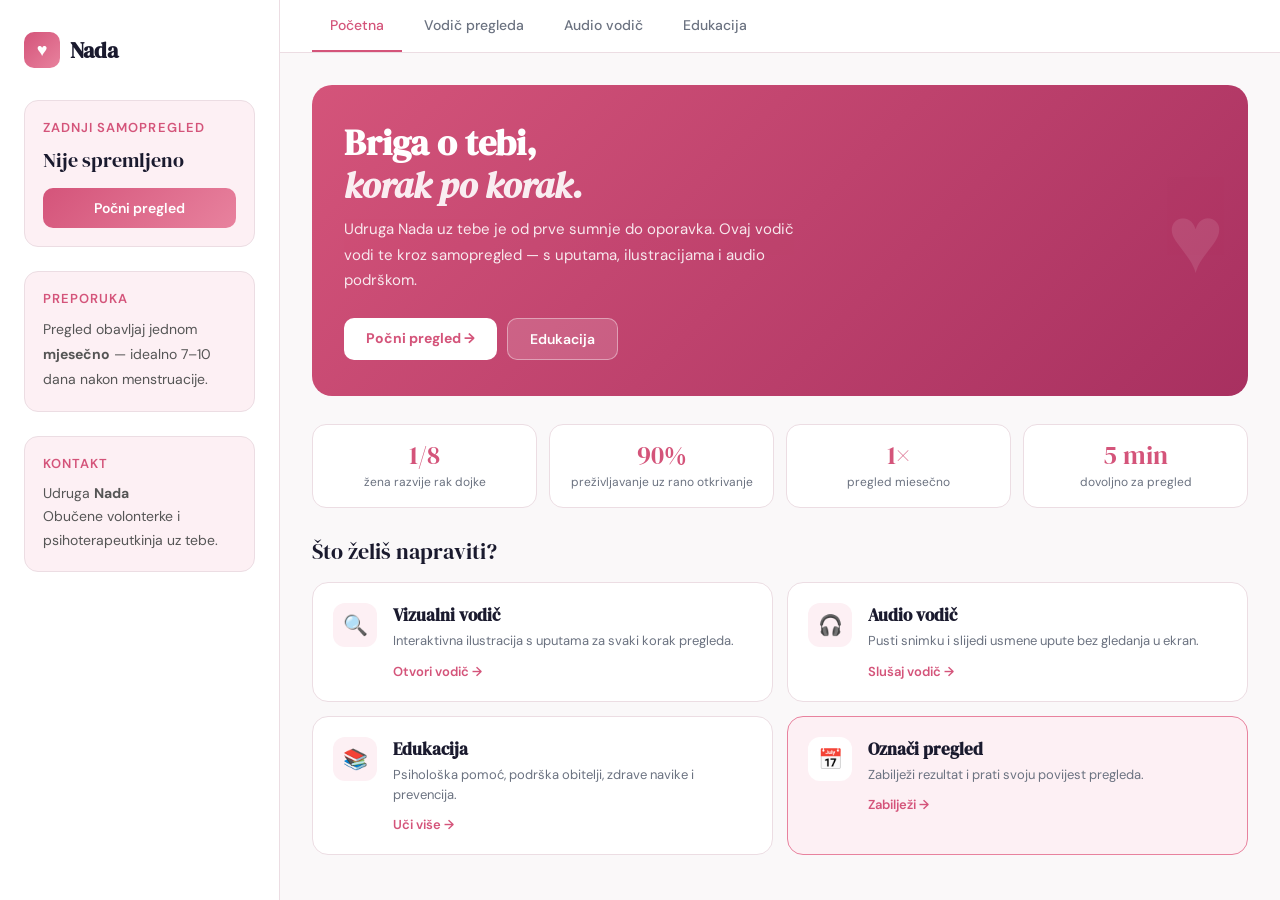
<file: index.html>
<!DOCTYPE html>
<html lang="hr">
<head>
<meta charset="UTF-8" />
<meta name="viewport" content="width=device-width, initial-scale=1.0" />
<title>Nada – Samopregled dojki</title>
<link rel="stylesheet" href="style.css" />
<style>

#savedDate {
  font-size: 20px;
  font-family: 'DM Serif Display', serif;
  color: var(--dark);
}

/* ── HERO ── */
.home-hero {
  background: linear-gradient(135deg, var(--pink) 0%, #a83060 100%);
  border-radius: 20px;
  padding: 36px 32px;
  color: white;
  margin-bottom: 28px;
  position: relative;
  overflow: hidden;
}
.home-hero::after {
  content: '♥';
  position: absolute;
  right: 24px;
  top: 50%;
  transform: translateY(-50%);
  font-size: 96px;
  opacity: 0.1;
  line-height: 1;
}
.home-hero h1 {
  font-family: 'DM Serif Display', serif;
  font-size: 36px;
  line-height: 1.2;
  margin-bottom: 10px;
}
.home-hero h1 em { font-style: italic; opacity: 0.9; }
.home-hero p {
  font-size: 15px;
  opacity: 0.88;
  line-height: 1.7;
  max-width: 460px;
  margin-bottom: 24px;
}
.home-hero-btns {
  display: flex;
  gap: 10px;
  flex-wrap: wrap;
}
.btn-white {
  background: white;
  color: var(--pink);
  font-family: 'DM Sans', sans-serif;
  font-size: 14px;
  font-weight: 700;
  padding: 11px 22px;
  border-radius: 10px;
  border: none;
  cursor: pointer;
  text-decoration: none;
  transition: opacity .2s;
}
.btn-white:hover { opacity: .88; }
.btn-ghost {
  background: rgba(255,255,255,0.15);
  color: white;
  font-family: 'DM Sans', sans-serif;
  font-size: 14px;
  font-weight: 600;
  padding: 11px 22px;
  border-radius: 10px;
  border: 1.5px solid rgba(255,255,255,0.4);
  cursor: pointer;
  text-decoration: none;
  transition: background .2s;
}
.btn-ghost:hover { background: rgba(255,255,255,0.25); }

/* ── STATS ── */
.stats-row {
  display: grid;
  grid-template-columns: repeat(4, 1fr);
  gap: 12px;
  margin-bottom: 28px;
}
.stat-card {
  background: var(--white);
  border: 1px solid var(--border);
  border-radius: 14px;
  padding: 16px;
  text-align: center;
}
.stat-card .num {
  font-family: 'DM Serif Display', serif;
  font-size: 26px;
  color: var(--pink);
  line-height: 1.1;
  margin-bottom: 4px;
}
.stat-card .lbl {
  font-size: 12px;
  color: var(--gray);
  line-height: 1.5;
}

/* ── NAV CARDS ── */
.section-title {
  font-family: 'DM Serif Display', serif;
  font-size: 22px;
  margin-bottom: 16px;
  color: var(--dark);
}
.cards-grid {
  display: grid;
  grid-template-columns: repeat(2, 1fr);
  gap: 14px;
}
.nav-card {
  background: var(--white);
  border: 1px solid var(--border);
  border-radius: 16px;
  padding: 20px;
  text-decoration: none;
  color: var(--dark);
  display: flex;
  align-items: flex-start;
  gap: 16px;
  transition: box-shadow .2s, transform .18s;
}
.nav-card:hover {
  box-shadow: 0 6px 24px rgba(212,84,122,0.13);
  transform: translateY(-2px);
}
.nav-card.accent {
  background: var(--pinkLight);
  border-color: var(--pinkMid);
}
.nav-card-icon {
  width: 44px;
  height: 44px;
  border-radius: 12px;
  background: var(--pinkLight);
  display: flex;
  align-items: center;
  justify-content: center;
  font-size: 20px;
  flex-shrink: 0;
}
.nav-card.accent .nav-card-icon { background: white; }
.nav-card-body h3 {
  font-family: 'DM Serif Display', serif;
  font-size: 17px;
  margin-bottom: 4px;
}
.nav-card-body p {
  font-size: 13px;
  color: var(--gray);
  line-height: 1.55;
  margin-bottom: 8px;
}
.nav-card-body .lnk {
  font-size: 13px;
  font-weight: 600;
  color: var(--pink);
}

@media (max-width: 860px) {
  .stats-row { grid-template-columns: repeat(2, 1fr); }
}
@media (max-width: 600px) {
  .home-hero { padding: 24px 20px; }
  .home-hero h1 { font-size: 26px; }
  .home-hero::after { display: none; }
  .stats-row { grid-template-columns: repeat(2, 1fr); }
  .cards-grid { grid-template-columns: 1fr; }
}
</style>
</head>
<body>

<div class="app">

  <!-- ── SIDEBAR ── -->
  <aside class="sidebar">
    <div class="logo">
      <div class="logo-icon">♥</div>
      <h2>Nada</h2>
    </div>

    <div class="card">
      <h3>Zadnji samopregled</h3>
      <div id="savedDate">Nije spremljeno</div>
      <div id="statusBox" class="status-box"></div>
      <a href="vodic.html" class="btn" style="margin-top:4px;">Počni pregled</a>
    </div>

    <div class="card">
      <h3>Preporuka</h3>
      <p style="line-height:1.8; color:#555; font-size:14px;">
        Pregled obavljaj jednom <strong>mjesečno</strong> — idealno 7–10 dana nakon menstruacije.
      </p>
    </div>

    <div class="card">
      <h3>Kontakt</h3>
      <p style="font-size:14px; color:#555; line-height:1.7;">
        Udruga <strong>Nada</strong><br>Obučene volonterke i psihoterapeutkinja uz tebe.
      </p>
    </div>
  </aside>

  <!-- ── CONTENT ── -->
  <main class="content">
    <div class="topbar">
      <nav class="nav">
        <a href="index.html" class="active">Početna</a>
        <a href="vodic.html">Vodič pregleda</a>
        <a href="audio.html">Audio vodič</a>
        <a href="edukacija.html">Edukacija</a>
      </nav>
    </div>

    <div class="main">

      <!-- HERO BANNER -->
      <div class="home-hero">
        <h1>Briga o tebi,<br><em>korak po korak.</em></h1>
        <p>
          Udruga Nada uz tebe je od prve sumnje do oporavka.
          Ovaj vodič vodi te kroz samopregled — s uputama, ilustracijama i audio podrškom.
        </p>
        <div class="home-hero-btns">
          <a href="vodic.html" class="btn-white">Počni pregled →</a>
          <a href="edukacija.html" class="btn-ghost">Edukacija</a>
        </div>
      </div>

      <!-- STATS -->
      <div class="stats-row">
        <div class="stat-card">
          <div class="num">1/8</div>
          <div class="lbl">žena razvije rak dojke</div>
        </div>
        <div class="stat-card">
          <div class="num">90%</div>
          <div class="lbl">preživljavanje uz rano otkrivanje</div>
        </div>
        <div class="stat-card">
          <div class="num">1×</div>
          <div class="lbl">pregled miesečno</div>
        </div>
        <div class="stat-card">
          <div class="num">5 min</div>
          <div class="lbl">dovoljno za pregled</div>
        </div>
      </div>

      <!-- NAVIGATION CARDS -->
      <p class="section-title">Što želiš napraviti?</p>
      <div class="cards-grid">

        <a href="vodic.html" class="nav-card">
          <div class="nav-card-icon">🔍</div>
          <div class="nav-card-body">
            <h3>Vizualni vodič</h3>
            <p>Interaktivna ilustracija s uputama za svaki korak pregleda.</p>
            <span class="lnk">Otvori vodič →</span>
          </div>
        </a>

        <a href="audio.html" class="nav-card">
          <div class="nav-card-icon">🎧</div>
          <div class="nav-card-body">
            <h3>Audio vodič</h3>
            <p>Pusti snimku i slijedi usmene upute bez gledanja u ekran.</p>
            <span class="lnk">Slušaj vodič →</span>
          </div>
        </a>

        <a href="edukacija.html" class="nav-card">
          <div class="nav-card-icon">📚</div>
          <div class="nav-card-body">
            <h3>Edukacija</h3>
            <p>Psihološka pomoć, podrška obitelji, zdrave navike i prevencija.</p>
            <span class="lnk">Uči više →</span>
          </div>
        </a>

        <a href="vodic.html" class="nav-card accent">
          <div class="nav-card-icon">📅</div>
          <div class="nav-card-body">
            <h3>Označi pregled</h3>
            <p>Zabilježi rezultat i prati svoju povijest pregleda.</p>
            <span class="lnk">Zabilježi →</span>
          </div>
        </a>

      </div>

    </div><!-- /main -->
  </main>
</div>

<!-- ── MOBILE BOTTOM NAV ── -->
<nav class="mobile-nav">
  <a href="index.html" class="active"><span class="mn-icon">🏠</span>Početna</a>
  <a href="vodic.html"><span class="mn-icon">🔍</span>Vodič</a>
  <a href="audio.html"><span class="mn-icon">🎧</span>Audio</a>
  <a href="edukacija.html"><span class="mn-icon">📚</span>Edukacija</a>
</nav>

<script>
const saved = sessionStorage.getItem('examData');
if (saved) {
  const data = JSON.parse(saved);
  document.getElementById('savedDate').textContent = data.date;
  const box = document.getElementById('statusBox');
  box.innerHTML = data.status + (data.point ? `<br>Sumnjiva točka: ${data.point}` : '');
  box.className = 'status-box';
  if (data.status === 'Uredu') box.classList.add('normal');
  else if (data.status === 'Sumnjivo') box.classList.add('warning');
  else box.classList.add('danger');
}
</script>

</body>
</html>
</file>
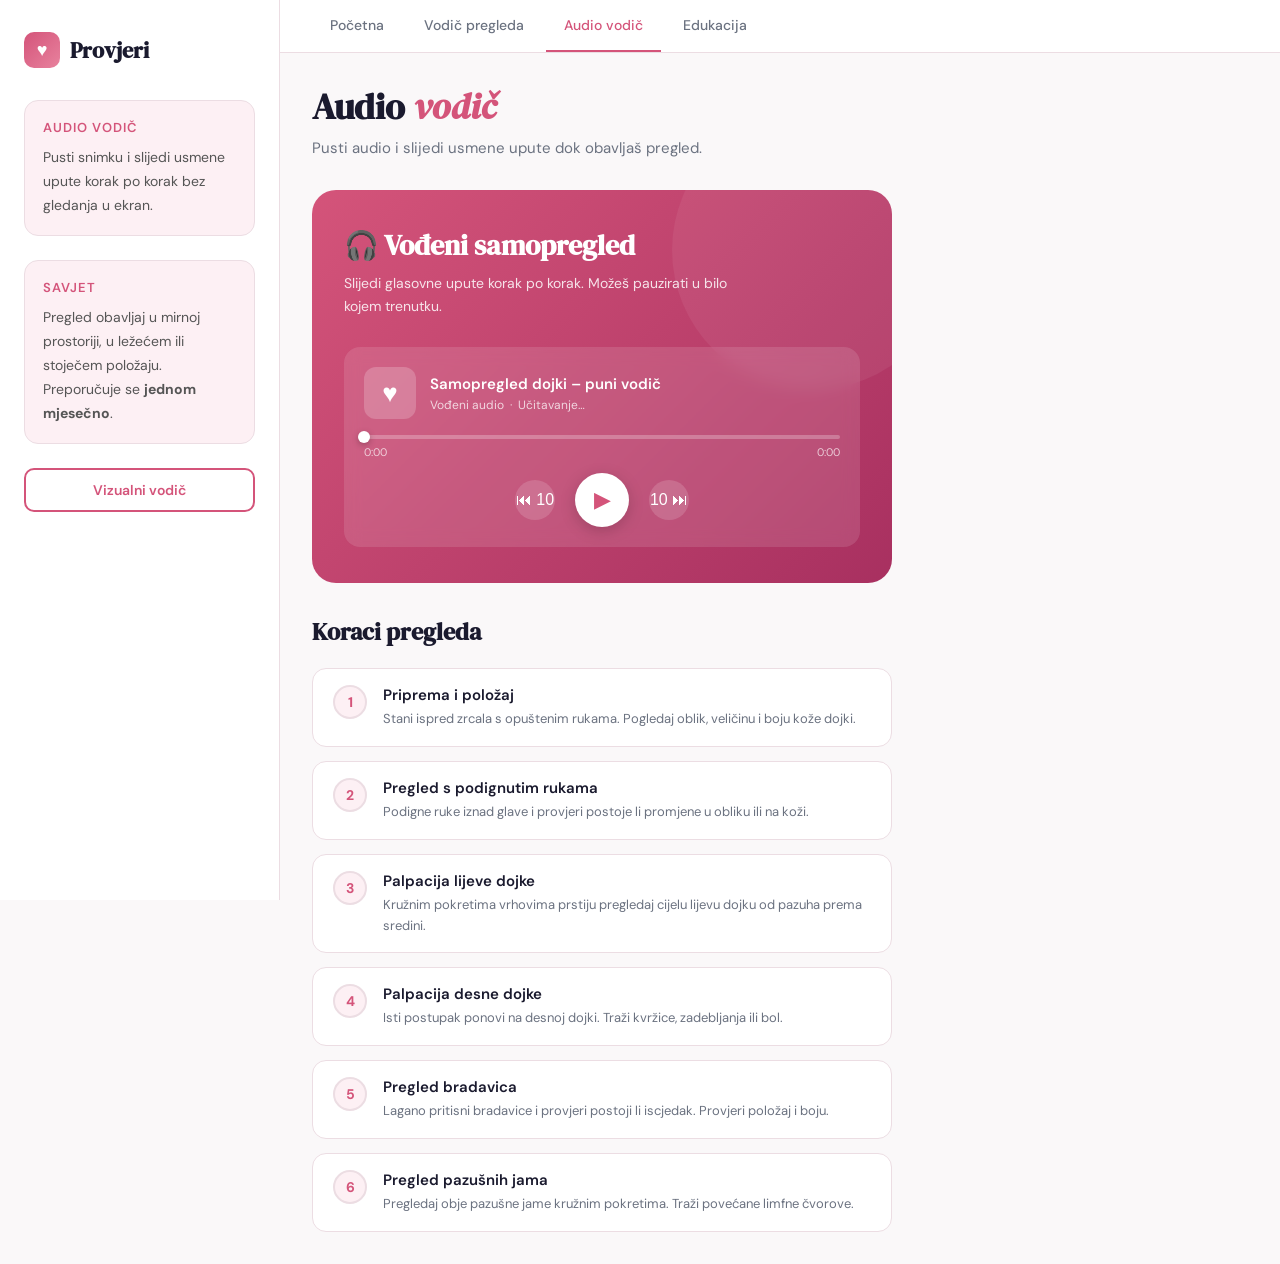
<file: audio.html>
<!DOCTYPE html>
<html lang="hr">
<head>
<meta charset="UTF-8" />
<meta name="viewport" content="width=device-width, initial-scale=1.0" />
<title>Provjeri – Audio vodič</title>
<link rel="stylesheet" href="style.css" />
<style>
/* ── AUDIO PLAYER ── */
.audio-hero {
  background: linear-gradient(135deg, var(--pink) 0%, #a83060 100%);
  border-radius: 24px;
  padding: 36px 32px;
  color: white;
  max-width: 580px;
  margin-bottom: 32px;
  position: relative;
  overflow: hidden;
}
.audio-hero::before {
  content: '';
  position: absolute;
  width: 280px;
  height: 280px;
  border-radius: 50%;
  background: rgba(255,255,255,0.06);
  top: -80px;
  right: -60px;
}
.audio-hero h2 {
  font-family: 'DM Serif Display', serif;
  font-size: 28px;
  margin-bottom: 8px;
  position: relative;
}
.audio-hero p {
  font-size: 14px;
  opacity: 0.85;
  line-height: 1.7;
  margin-bottom: 28px;
  max-width: 400px;
  position: relative;
}

/* ── CUSTOM PLAYER ── */
.player {
  background: rgba(255,255,255,0.12);
  border-radius: 16px;
  padding: 20px;
  backdrop-filter: blur(8px);
  position: relative;
}

.player-info {
  display: flex;
  align-items: center;
  gap: 14px;
  margin-bottom: 16px;
}
.player-thumb {
  width: 52px;
  height: 52px;
  border-radius: 12px;
  background: rgba(255,255,255,0.2);
  display: flex;
  align-items: center;
  justify-content: center;
  font-size: 26px;
  flex-shrink: 0;
}
.player-title {
  font-weight: 600;
  font-size: 15px;
  margin-bottom: 3px;
}
.player-subtitle {
  font-size: 12px;
  opacity: 0.75;
}

/* Progress bar */
.progress-wrap {
  margin-bottom: 14px;
}
.progress-bar {
  height: 4px;
  background: rgba(255,255,255,0.25);
  border-radius: 99px;
  cursor: pointer;
  position: relative;
  margin-bottom: 6px;
}
.progress-fill {
  height: 100%;
  background: white;
  border-radius: 99px;
  width: 0%;
  transition: width .1s linear;
  position: relative;
}
.progress-fill::after {
  content: '';
  position: absolute;
  right: -6px;
  top: 50%;
  transform: translateY(-50%);
  width: 12px;
  height: 12px;
  background: white;
  border-radius: 50%;
  box-shadow: 0 2px 6px rgba(0,0,0,0.25);
}
.progress-times {
  display: flex;
  justify-content: space-between;
  font-size: 11px;
  opacity: 0.7;
}

/* Controls */
.controls {
  display: flex;
  align-items: center;
  justify-content: center;
  gap: 20px;
}
.ctrl-btn {
  width: 40px;
  height: 40px;
  border: none;
  background: rgba(255,255,255,0.15);
  border-radius: 50%;
  color: white;
  font-size: 16px;
  cursor: pointer;
  display: flex;
  align-items: center;
  justify-content: center;
  transition: background .15s;
}
.ctrl-btn:hover { background: rgba(255,255,255,0.28); }
.ctrl-btn.play-btn {
  width: 54px;
  height: 54px;
  font-size: 22px;
  background: white;
  color: var(--pink);
  box-shadow: 0 4px 16px rgba(0,0,0,0.18);
}
.ctrl-btn.play-btn:hover { background: #f9f9f9; }

/* NATIVE AUDIO (hidden) */
#audioEl { display: none; }

/* ── INSTRUCTIONS FILE BOX ── */
.file-instructions {
  background: #fffbf0;
  border: 2px dashed #f0c060;
  border-radius: 16px;
  padding: 24px;
  max-width: 580px;
  margin-bottom: 32px;
}
.file-instructions h3 {
  font-family: 'DM Serif Display', serif;
  font-size: 20px;
  margin-bottom: 8px;
  color: #7a5000;
}
.file-instructions p {
  font-size: 14px;
  color: #7a5000;
  line-height: 1.75;
  margin-bottom: 10px;
}
.file-instructions code {
  background: #fef3cd;
  border-radius: 6px;
  padding: 2px 8px;
  font-family: monospace;
  font-size: 14px;
  font-weight: 600;
  color: #7a5000;
}

/* ── STEPS LIST ── */
.steps-section h2 {
  font-family: 'DM Serif Display', serif;
  font-size: 24px;
  margin-bottom: 20px;
}
.steps-list {
  display: flex;
  flex-direction: column;
  gap: 14px;
  max-width: 580px;
}
.step-item {
  background: var(--white);
  border: 1px solid var(--border);
  border-radius: 14px;
  padding: 16px 20px;
  display: flex;
  gap: 16px;
  align-items: flex-start;
  transition: border-color .2s, box-shadow .2s;
}
.step-item.active-step {
  border-color: var(--pink);
  box-shadow: 0 4px 16px rgba(212,84,122,0.12);
}
.step-num {
  width: 34px;
  height: 34px;
  border-radius: 50%;
  background: var(--pinkLight);
  color: var(--pink);
  font-weight: 700;
  font-size: 14px;
  display: flex;
  align-items: center;
  justify-content: center;
  flex-shrink: 0;
  border: 2px solid var(--border);
}
.step-item.active-step .step-num {
  background: var(--pink);
  color: white;
  border-color: var(--pink);
}
.step-text h4 {
  font-weight: 600;
  font-size: 15px;
  margin-bottom: 4px;
}
.step-text p {
  font-size: 13px;
  color: var(--gray);
  line-height: 1.6;
}

@media (max-width: 600px) {
  .audio-hero { padding: 24px 20px; }
  .audio-hero h2 { font-size: 22px; }
}
</style>
</head>
<body>

<div class="app">

  <!-- ── SIDEBAR ── -->
  <aside class="sidebar">
    <div class="logo">
      <div class="logo-icon">♥</div>
      <h2>Provjeri</h2>
    </div>

    <div class="card">
      <h3>Audio vodič</h3>
      <p style="font-size:14px; color:#555; line-height:1.7;">
        Pusti snimku i slijedi usmene upute korak po korak bez gledanja u ekran.
      </p>
    </div>

    <div class="card">
      <h3>Savjet</h3>
      <p style="font-size:14px; color:#555; line-height:1.7;">
        Pregled obavljaj u mirnoj prostoriji, u ležećem ili stoječem položaju.
        Preporučuje se <strong>jednom mjesečno</strong>.
      </p>
    </div>

    <a href="vodic.html" class="btn btn-outline">Vizualni vodič</a>
  </aside>

  <!-- ── CONTENT ── -->
  <main class="content">
    <div class="topbar">
      <nav class="nav">
        <a href="index.html">Početna</a>
        <a href="vodic.html">Vodič pregleda</a>
        <a href="audio.html" class="active">Audio vodič</a>
        <a href="edukacija.html">Edukacija</a>
      </nav>
    </div>

    <div class="main">
      <div class="hero">
        <h1>Audio <span>vodič</span></h1>
        <p>Pusti audio i slijedi usmene upute dok obavljaš pregled.</p>
      </div>

      

      <!-- ── AUDIO PLAYER ── -->
      <audio id="audioEl" src="vodic-audio.mp3" preload="metadata"></audio>

      <div class="audio-hero">
        <h2>🎧 Vođeni samopregled</h2>
        <p>Slijedi glasovne upute korak po korak. Možeš pauzirati u bilo kojem trenutku.</p>

        <div class="player">
          <div class="player-info">
            <div class="player-thumb">♥</div>
            <div>
              <div class="player-title">Samopregled dojki – puni vodič</div>
              <div class="player-subtitle">Vođeni audio &nbsp;·&nbsp; <span id="totalDuration">Učitavanje…</span></div>
            </div>
          </div>

          <div class="progress-wrap">
            <div class="progress-bar" id="progressBar" onclick="seekAudio(event)">
              <div class="progress-fill" id="progressFill"></div>
            </div>
            <div class="progress-times">
              <span id="currentTime">0:00</span>
              <span id="totalTime">0:00</span>
            </div>
          </div>

          <div class="controls">
            <button class="ctrl-btn" onclick="skipAudio(-10)" title="Natrag 10s">⏮ 10</button>
            <button class="ctrl-btn play-btn" id="playBtn" onclick="togglePlay()">▶</button>
            <button class="ctrl-btn" onclick="skipAudio(10)" title="Naprijed 10s">10 ⏭</button>
          </div>
        </div>
      </div>

      <!-- ── STEP LIST ── -->
      <div class="steps-section">
        <h2>Koraci pregleda</h2>
        <div class="steps-list" id="stepsList">

          <div class="step-item" data-start="0">
            <div class="step-num">1</div>
            <div class="step-text">
              <h4>Priprema i položaj</h4>
              <p>Stani ispred zrcala s opuštenim rukama. Pogledaj oblik, veličinu i boju kože dojki.</p>
            </div>
          </div>

          <div class="step-item" data-start="0">
            <div class="step-num">2</div>
            <div class="step-text">
              <h4>Pregled s podignutim rukama</h4>
              <p>Podigne ruke iznad glave i provjeri postoje li promjene u obliku ili na koži.</p>
            </div>
          </div>

          <div class="step-item" data-start="0">
            <div class="step-num">3</div>
            <div class="step-text">
              <h4>Palpacija lijeve dojke</h4>
              <p>Kružnim pokretima vrhovima prstiju pregledaj cijelu lijevu dojku od pazuha prema sredini.</p>
            </div>
          </div>

          <div class="step-item" data-start="0">
            <div class="step-num">4</div>
            <div class="step-text">
              <h4>Palpacija desne dojke</h4>
              <p>Isti postupak ponovi na desnoj dojki. Traži kvržice, zadebljanja ili bol.</p>
            </div>
          </div>

          <div class="step-item" data-start="0">
            <div class="step-num">5</div>
            <div class="step-text">
              <h4>Pregled bradavica</h4>
              <p>Lagano pritisni bradavice i provjeri postoji li iscjedak. Provjeri položaj i boju.</p>
            </div>
          </div>

          <div class="step-item" data-start="0">
            <div class="step-num">6</div>
            <div class="step-text">
              <h4>Pregled pazušnih jama</h4>
              <p>Pregledaj obje pazušne jame kružnim pokretima. Traži povećane limfne čvorove.</p>
            </div>
          </div>

        </div>
      </div>

    </div><!-- /main -->
  </main>
</div>

<!-- ── MOBILE BOTTOM NAV ── -->
<nav class="mobile-nav">
  <a href="index.html"><span class="mn-icon">🏠</span>Početna</a>
  <a href="vodic.html"><span class="mn-icon">🔍</span>Vodič</a>
  <a href="audio.html" class="active"><span class="mn-icon">🎧</span>Audio</a>
  <a href="edukacija.html"><span class="mn-icon">📚</span>Edukacija</a>
</nav>

<script>
const audio = document.getElementById('audioEl');
const playBtn = document.getElementById('playBtn');
const progressFill = document.getElementById('progressFill');
const currentTimeEl = document.getElementById('currentTime');
const totalTimeEl = document.getElementById('totalTime');
const totalDurationEl = document.getElementById('totalDuration');

function fmtTime(s) {
  if (isNaN(s)) return '0:00';
  const m = Math.floor(s / 60);
  const sec = Math.floor(s % 60);
  return `${m}:${sec.toString().padStart(2,'0')}`;
}

audio.addEventListener('loadedmetadata', () => {
  totalTimeEl.textContent = fmtTime(audio.duration);
  totalDurationEl.textContent = fmtTime(audio.duration);
});

audio.addEventListener('timeupdate', () => {
  const pct = audio.duration ? (audio.currentTime / audio.duration) * 100 : 0;
  progressFill.style.width = pct + '%';
  currentTimeEl.textContent = fmtTime(audio.currentTime);
});

audio.addEventListener('ended', () => {
  playBtn.textContent = '▶';
});

function togglePlay() {
  if (audio.paused) {
    audio.play();
    playBtn.textContent = '⏸';
  } else {
    audio.pause();
    playBtn.textContent = '▶';
  }
}

function skipAudio(sec) {
  audio.currentTime = Math.max(0, Math.min(audio.duration || 0, audio.currentTime + sec));
}

function seekAudio(e) {
  const bar = document.getElementById('progressBar');
  const rect = bar.getBoundingClientRect();
  const pct = (e.clientX - rect.left) / rect.width;
  audio.currentTime = pct * (audio.duration || 0);
}

// Note: step highlighting by timestamp requires knowing the audio timestamps.
// Set data-start on each .step-item to the seconds where that step begins.
// Example: data-start="0", data-start="45", data-start="90", etc.
// Once you set the correct timestamps, this code will auto-highlight the active step.
audio.addEventListener('timeupdate', () => {
  const steps = document.querySelectorAll('.step-item');
  const t = audio.currentTime;
  let activeIdx = 0;
  steps.forEach((s, i) => {
    const start = parseFloat(s.dataset.start) || 0;
    if (t >= start) activeIdx = i;
  });
  steps.forEach((s, i) => {
    s.classList.toggle('active-step', i === activeIdx);
  });
});
</script>
</body>
</html>
</file>
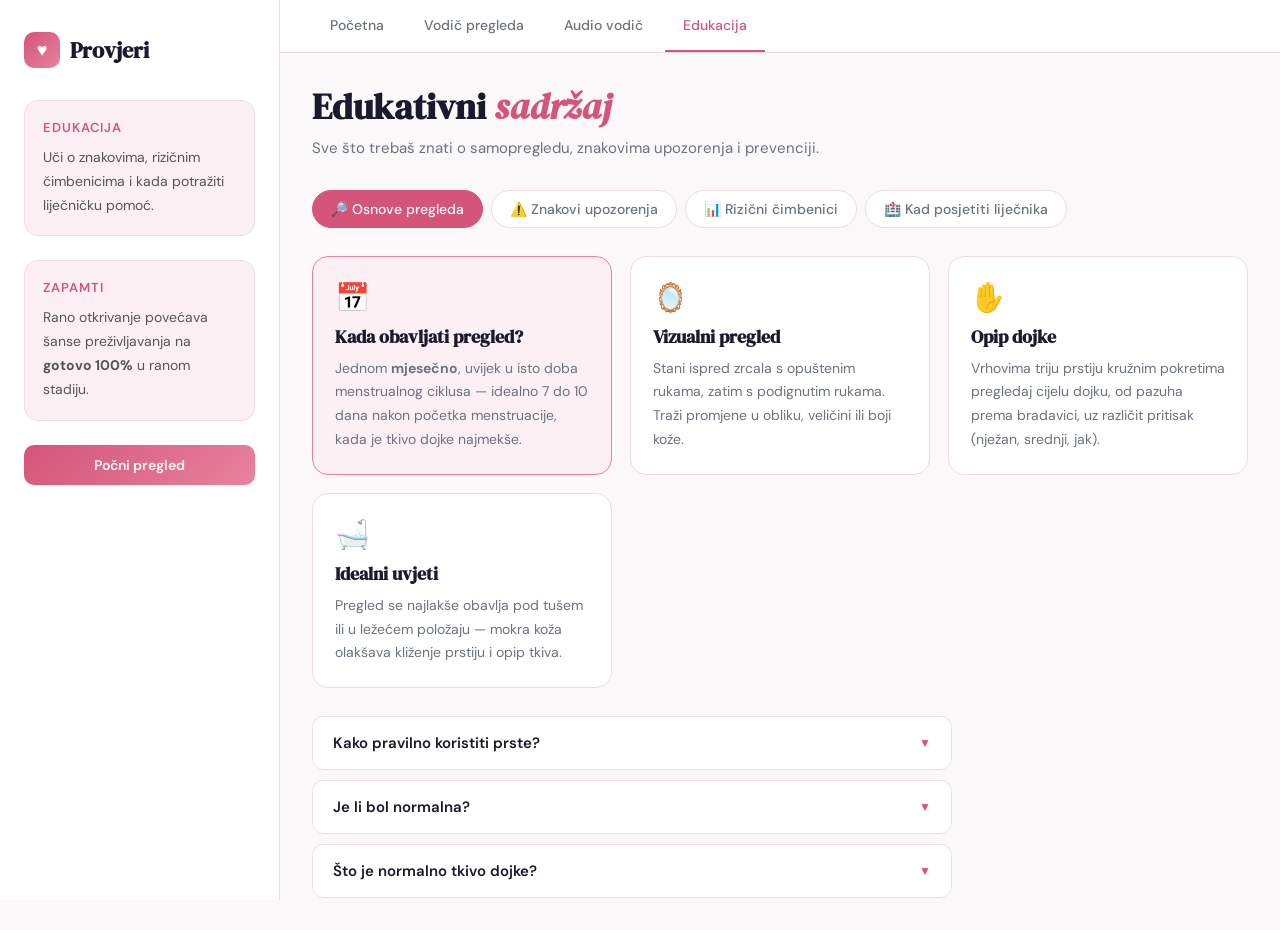
<file: edukacija.html>
<!DOCTYPE html>
<html lang="hr">
<head>
<meta charset="UTF-8" />
<meta name="viewport" content="width=device-width, initial-scale=1.0" />
<title>Provjeri – Edukacija</title>
<link rel="stylesheet" href="style.css" />
<style>
/* ── TABS ── */
.tabs {
  display: flex;
  gap: 8px;
  margin-bottom: 28px;
  flex-wrap: wrap;
}
.tab {
  padding: 9px 18px;
  border-radius: 99px;
  border: 1.5px solid var(--border);
  background: white;
  color: var(--gray);
  font-family: 'DM Sans', sans-serif;
  font-size: 14px;
  font-weight: 500;
  cursor: pointer;
  transition: all .15s;
}
.tab:hover { border-color: var(--pink); color: var(--pink); }
.tab.active {
  background: var(--pink);
  border-color: var(--pink);
  color: white;
}

/* ── PANEL ── */
.panel { display: none; }
.panel.active { display: block; }

/* ── EDU CARDS ── */
.edu-grid {
  display: grid;
  grid-template-columns: repeat(auto-fill, minmax(260px, 1fr));
  gap: 18px;
  margin-bottom: 28px;
}
.edu-card {
  background: var(--white);
  border: 1px solid var(--border);
  border-radius: 16px;
  padding: 22px;
  display: flex;
  flex-direction: column;
  gap: 8px;
}
.edu-card .card-icon { font-size: 28px; }
.edu-card h3 {
  font-family: 'DM Serif Display', serif;
  font-size: 18px;
}
.edu-card p {
  font-size: 14px;
  color: var(--gray);
  line-height: 1.7;
}
.edu-card.highlight {
  background: var(--pinkLight);
  border-color: var(--pinkMid);
}

/* ── ACCORDION ── */
.accordion {
  display: flex;
  flex-direction: column;
  gap: 10px;
  max-width: 640px;
}
.acc-item {
  border: 1px solid var(--border);
  border-radius: 12px;
  overflow: hidden;
  background: white;
}
.acc-header {
  padding: 16px 20px;
  font-weight: 600;
  font-size: 15px;
  cursor: pointer;
  display: flex;
  justify-content: space-between;
  align-items: center;
  background: white;
  border: none;
  width: 100%;
  text-align: left;
  font-family: 'DM Sans', sans-serif;
  color: var(--dark);
  transition: background .15s;
}
.acc-header:hover { background: var(--pinkLight); }
.acc-arrow { transition: transform .25s; font-size: 12px; color: var(--pink); }
.acc-item.open .acc-arrow { transform: rotate(180deg); }
.acc-body {
  max-height: 0;
  overflow: hidden;
  transition: max-height .3s ease;
  font-size: 14px;
  color: #444;
  line-height: 1.75;
}
.acc-body-inner {
  padding: 0 20px 18px;
}
.acc-item.open .acc-body { max-height: 400px; }

/* ── RISK TABLE ── */
.risk-list {
  display: flex;
  flex-direction: column;
  gap: 10px;
  max-width: 580px;
}
.risk-item {
  background: white;
  border: 1px solid var(--border);
  border-radius: 12px;
  padding: 14px 18px;
  display: flex;
  align-items: flex-start;
  gap: 14px;
}
.risk-badge {
  padding: 3px 10px;
  border-radius: 99px;
  font-size: 11px;
  font-weight: 700;
  white-space: nowrap;
  flex-shrink: 0;
}
.risk-badge.high   { background: #fde8ea; color: #7a1522; }
.risk-badge.medium { background: #fff3cd; color: #7a5000; }
.risk-badge.low    { background: #d4edda; color: #1a5c38; }
.risk-text { font-size: 14px; color: #333; line-height: 1.6; }
.risk-text strong { display: block; font-weight: 600; margin-bottom: 2px; }

/* ── WHEN TO SEE DOCTOR ── */
.warning-list {
  display: grid;
  grid-template-columns: repeat(auto-fill, minmax(220px, 1fr));
  gap: 14px;
  max-width: 640px;
}
.warning-item {
  background: #fde8ea;
  border: 1px solid #f5b8c0;
  border-radius: 14px;
  padding: 16px;
  display: flex;
  flex-direction: column;
  gap: 6px;
}
.warning-item .w-icon { font-size: 26px; }
.warning-item h4 { font-size: 14px; font-weight: 600; color: #7a1522; }
.warning-item p { font-size: 13px; color: #7a1522; opacity: 0.8; line-height: 1.6; }

.tip-box {
  background: #eaf5f0;
  border: 1px solid #a8d9c5;
  border-radius: 14px;
  padding: 18px 20px;
  margin-top: 20px;
  max-width: 580px;
}
.tip-box p {
  font-size: 14px;
  color: #1a5c38;
  line-height: 1.75;
}
.tip-box strong { display: block; font-size: 15px; margin-bottom: 6px; }

@media (max-width: 480px) {
  .edu-grid { grid-template-columns: 1fr; }
  .warning-list { grid-template-columns: 1fr; }
}
</style>
</head>
<body>

<div class="app">

  <!-- ── SIDEBAR ── -->
  <aside class="sidebar">
    <div class="logo">
      <div class="logo-icon">♥</div>
      <h2>Provjeri</h2>
    </div>

    <div class="card">
      <h3>Edukacija</h3>
      <p style="font-size:14px; color:#555; line-height:1.7;">
        Uči o znakovima, rizičnim čimbenicima i kada potražiti liječničku pomoć.
      </p>
    </div>

    <div class="card">
      <h3>Zapamti</h3>
      <p style="font-size:14px; color:#555; line-height:1.7;">
        Rano otkrivanje povećava šanse preživljavanja na <strong>gotovo 100%</strong> u ranom stadiju.
      </p>
    </div>

    <a href="vodic.html" class="btn">Počni pregled</a>
  </aside>

  <!-- ── CONTENT ── -->
  <main class="content">
    <div class="topbar">
      <nav class="nav">
        <a href="index.html">Početna</a>
        <a href="vodic.html">Vodič pregleda</a>
        <a href="audio.html">Audio vodič</a>
        <a href="edukacija.html" class="active">Edukacija</a>
      </nav>
    </div>

    <div class="main">
      <div class="hero">
        <h1>Edukativni <span>sadržaj</span></h1>
        <p>Sve što trebaš znati o samopregledu, znakovima upozorenja i prevenciji.</p>
      </div>

      <!-- ── TABS ── -->
      <div class="tabs">
        <button class="tab active" onclick="showTab('osnove')">🔎 Osnove pregleda</button>
        <button class="tab" onclick="showTab('znakovi')">⚠️ Znakovi upozorenja</button>
        <button class="tab" onclick="showTab('rizici')">📊 Rizični čimbenici</button>
        <button class="tab" onclick="showTab('lijecnik')">🏥 Kad posjetiti liječnika</button>
      </div>

      <!-- ══════════════════════════════════════
           PANEL 1 – Osnove pregleda
      ══════════════════════════════════════ -->
      <div class="panel active" id="panel-osnove">
        <div class="edu-grid">
          <div class="edu-card highlight">
            <div class="card-icon">📅</div>
            <h3>Kada obavljati pregled?</h3>
            <p>Jednom <strong>mjesečno</strong>, uvijek u isto doba menstrualnog ciklusa — idealno 7 do 10 dana nakon početka menstruacije, kada je tkivo dojke najmekše.</p>
          </div>
          <div class="edu-card">
            <div class="card-icon">🪞</div>
            <h3>Vizualni pregled</h3>
            <p>Stani ispred zrcala s opuštenim rukama, zatim s podignutim rukama. Traži promjene u obliku, veličini ili boji kože.</p>
          </div>
          <div class="edu-card">
            <div class="card-icon">✋</div>
            <h3>Opip dojke</h3>
            <p>Vrhovima triju prstiju kružnim pokretima pregledaj cijelu dojku, od pazuha prema bradavici, uz različit pritisak (nježan, srednji, jak).</p>
          </div>
          <div class="edu-card">
            <div class="card-icon">🛁</div>
            <h3>Idealni uvjeti</h3>
            <p>Pregled se najlakše obavlja pod tušem ili u ležećem položaju — mokra koža olakšava kliženje prstiju i opip tkiva.</p>
          </div>
        </div>

        <div class="accordion">
          <div class="acc-item">
            <button class="acc-header" onclick="toggleAcc(this)">Kako pravilno koristiti prste? <span class="acc-arrow">▼</span></button>
            <div class="acc-body"><div class="acc-body-inner">
              Koristi vrhove kažiprsta, srednjeg i prstenjaka — ne cijele prste. Manji, kružni pokreti promjera oko 2 cm. Pokrij cijelu površinu dojke uključujući područje do pazuha. Koristi tri razine pritiska: nježni (koža), srednji (tkivo), jači (do rebara).
            </div></div>
          </div>
          <div class="acc-item">
            <button class="acc-header" onclick="toggleAcc(this)">Je li bol normalna? <span class="acc-arrow">▼</span></button>
            <div class="acc-body"><div class="acc-body-inner">
              Blaga osjetljivost, osobito pred menstruaciju, je normalna. Trajna ili pojačana bol, osobito lokalizirana, razlog je za posjet liječniku. Bol sama po sebi rijetko je znak raka, no ne treba je ignorirati.
            </div></div>
          </div>
          <div class="acc-item">
            <button class="acc-header" onclick="toggleAcc(this)">Što je normalno tkivo dojke? <span class="acc-arrow">▼</span></button>
            <div class="acc-body"><div class="acc-body-inner">
              Dojke su prirodno grudaste — osobito kod mlađih žena. Cilj nije pronaći "savršeno glatko" tkivo, već uočiti promjenu u odnosu na prošli pregled. Redovitošću ćeš naučiti kako tvoje dojke prirodno izgledaju i osjećaju se.
            </div></div>
          </div>
        </div>
      </div>

      <!-- ══════════════════════════════════════
           PANEL 2 – Znakovi upozorenja
      ══════════════════════════════════════ -->
      <div class="panel" id="panel-znakovi">
        <p style="font-size:15px; color:var(--gray); max-width:580px; line-height:1.7; margin-bottom:24px;">
          Sljedeće promjene ne znače nužno dijagnozu — no svaka od njih je razlog za konzultaciju s liječnikom.
        </p>

        <div class="warning-list">
          <div class="warning-item">
            <div class="w-icon">🔴</div>
            <h4>Kvržica ili zadebljanje</h4>
            <p>Nova kvržica u dojci ili pazuhu, posebno tvrda i nepomična.</p>
          </div>
          <div class="warning-item">
            <div class="w-icon">🔴</div>
            <h4>Promjena oblika</h4>
            <p>Neočekivano povećanje, smanjenje ili asimetrija jedne dojke.</p>
          </div>
          <div class="warning-item">
            <div class="w-icon">🔴</div>
            <h4>Uvučena bradavica</h4>
            <p>Bradavica koja se uvlači prema unutra, a ranije nije bila takva.</p>
          </div>
          <div class="warning-item">
            <div class="w-icon">🔴</div>
            <h4>Iscjedak iz bradavice</h4>
            <p>Iscjedak koji nije majčino mlijeko, osobito krvav ili žućkast.</p>
          </div>
          <div class="warning-item">
            <div class="w-icon">🔴</div>
            <h4>Promjene na koži</h4>
            <p>Crvenilo, nabiranje, ljuskanje ili kožica poput narančine kore.</p>
          </div>
          <div class="warning-item">
            <div class="w-icon">🔴</div>
            <h4>Oteklina pazuha</h4>
            <p>Povećani limfni čvorovi u pazušnoj jami koji ne nestaju.</p>
          </div>
        </div>

        <div class="tip-box" style="margin-top:24px;">
          <p><strong>✅ Što napraviti ako primijetiš neki od ovih znakova?</strong>
          Ne čekaj — zakaži pregled kod svog obiteljskog liječnika ili ginekologa. Većina promjena nije maligna, ali jedino liječnik može to sa sigurnošću utvrditi.</p>
        </div>
      </div>

      <!-- ══════════════════════════════════════
           PANEL 3 – Rizični čimbenici
      ══════════════════════════════════════ -->
      <div class="panel" id="panel-rizici">
        <p style="font-size:15px; color:var(--gray); max-width:580px; line-height:1.7; margin-bottom:24px;">
          Prisutnost rizičnih čimbenika ne znači da ćeš oboljeti — ali znači da je redoviti nadzor važniji.
        </p>

        <div class="risk-list">
          <div class="risk-item">
            <span class="risk-badge high">Visoki rizik</span>
            <div class="risk-text"><strong>Obiteljska povijest raka dojke</strong>Majka, sestra ili kći s dijagnozom, osobito u mlađoj dobi — povećava rizik 2–3 puta.</div>
          </div>
          <div class="risk-item">
            <span class="risk-badge high">Visoki rizik</span>
            <div class="risk-text"><strong>Mutacije BRCA1 / BRCA2 gena</strong>Genetske mutacije koje značajno povećavaju doživotni rizik. Genetičko testiranje je opcija.</div>
          </div>
          <div class="risk-item">
            <span class="risk-badge medium">Umjereni rizik</span>
            <div class="risk-text"><strong>Dob iznad 50 godina</strong>Rizik raste s godinama — oko 80% slučajeva dijagnosticira se kod žena starijih od 50 godina.</div>
          </div>
          <div class="risk-item">
            <span class="risk-badge medium">Umjereni rizik</span>
            <div class="risk-text"><strong>Hormonska terapija</strong>Dugotrajna kombinirana hormonska nadomjesna terapija u menopauzi blago povećava rizik.</div>
          </div>
          <div class="risk-item">
            <span class="risk-badge medium">Umjereni rizik</span>
            <div class="risk-text"><strong>Prekomjerna težina / debljina</strong>Osobito u postmenopauzi — masno tkivo proizvodi estrogen koji može poticati rast stanica.</div>
          </div>
          <div class="risk-item">
            <span class="risk-badge low">Niži rizik</span>
            <div class="risk-text"><strong>Konzumacija alkohola</strong>Svaki svakodnevni piće alkohola povećava rizik za oko 7–10%.</div>
          </div>
          <div class="risk-item">
            <span class="risk-badge low">Niži rizik</span>
            <div class="risk-text"><strong>Nedostatak fizičke aktivnosti</strong>Redovita tjelesna aktivnost smanjuje rizik za 10–20%.</div>
          </div>
        </div>

        <div class="tip-box">
          <p><strong>💡 Što možeš kontrolirati?</strong>
          Redovita tjelovježba, zdravija prehrana, ograničavanje alkohola i redoviti pregledi — sve su to dokazano korisni koraci neovisno o genetskom riziku.</p>
        </div>
      </div>

      <!-- ══════════════════════════════════════
           PANEL 4 – Kad posjetiti liječnika
      ══════════════════════════════════════ -->
      <div class="panel" id="panel-lijecnik">
        <div class="edu-grid">
          <div class="edu-card">
            <div class="card-icon">🩺</div>
            <h3>Obiteljski liječnik</h3>
            <p>Prva točka kontakta za svaku sumnju. Može pregledati, uputiti na ultrazvuk ili mamografiju i poslati na specijalista.</p>
          </div>
          <div class="edu-card">
            <div class="card-icon">👩‍⚕️</div>
            <h3>Ginekolog</h3>
            <p>Redoviti godišnji pregled trebao bi uključivati i pregled dojki, osobito za žene iznad 40 godina.</p>
          </div>
          <div class="edu-card highlight">
            <div class="card-icon">📷</div>
            <h3>Mamografija</h3>
            <p>Preporučuje se svake 1–2 godine za žene između 50 i 69 godina, ili ranije uz povišeni rizik. U Hrvatskoj je dostupna besplatno u okviru programa ranog otkrivanja.</p>
          </div>
          <div class="edu-card">
            <div class="card-icon">🔬</div>
            <h3>Ultrazvuk dojki</h3>
            <p>Koristan kod mlađih žena s gušćim tkivom dojki. Često se koristi kao dopuna mamografiji.</p>
          </div>
        </div>

        <h3 style="font-family:'DM Serif Display',serif; font-size:20px; margin:24px 0 14px;">Česta pitanja</h3>
        <div class="accordion">
          <div class="acc-item">
            <button class="acc-header" onclick="toggleAcc(this)">Koliko često trebam ići na mamografiju? <span class="acc-arrow">▼</span></button>
            <div class="acc-body"><div class="acc-body-inner">
              Za žene bez posebnih rizičnih čimbenika: svake 2 godine između 50. i 69. godine. Za žene s povećanim rizikom (obiteljska povijest, BRCA mutacije) liječnik može preporučiti i češće preglede, počevši i od 40. godine.
            </div></div>
          </div>
          <div class="acc-item">
            <button class="acc-header" onclick="toggleAcc(this)">Zamjenjuje li samopregled odlazak liječniku? <span class="acc-arrow">▼</span></button>
            <div class="acc-body"><div class="acc-body-inner">
              Ne — samopregled je korisna navika koja pomaže u uočavanju promjena, no ne zamjenjuje klinički pregled i mamografiju. Preporučuje se redovito kombinirati sve tri metode.
            </div></div>
          </div>
          <div class="acc-item">
            <button class="acc-header" onclick="toggleAcc(this)">Trebam li se bojati ako nađem kvržicu? <span class="acc-arrow">▼</span></button>
            <div class="acc-body"><div class="acc-body-inner">
              Većina kvržica u dojci su benigne — ciste, fibroadenomi ili normalne promjene tkiva. Ipak, svaku novu promjenu treba pokazati liječniku što prije. Rano otkrivanje malignih promjena dramatično poboljšava ishod liječenja.
            </div></div>
          </div>
          <div class="acc-item">
            <button class="acc-header" onclick="toggleAcc(this)">Je li rak dojke nasljedan? <span class="acc-arrow">▼</span></button>
            <div class="acc-body"><div class="acc-body-inner">
              Oko 5–10% slučajeva raka dojke vezano je uz nasljedne mutacije (BRCA1, BRCA2). Ostatak su sporadični slučajevi. Ako u obitelji imaš više slučajeva raka dojke, razgovaraj s liječnikom o genetičkom savjetovanju.
            </div></div>
          </div>
        </div>

        <div class="tip-box">
          <p><strong>📞 Hrvatska linija za rak:________</strong><br>
          Besplatna linija za savjete, informacije i psihološku podršku. Dostupna radnim danima.</p>
        </div>
      </div>

    </div><!-- /main -->
  </main>
</div>

<!-- ── MOBILE BOTTOM NAV ── -->
<nav class="mobile-nav">
  <a href="index.html"><span class="mn-icon">🏠</span>Početna</a>
  <a href="vodic.html"><span class="mn-icon">🔍</span>Vodič</a>
  <a href="audio.html"><span class="mn-icon">🎧</span>Audio</a>
  <a href="edukacija.html" class="active"><span class="mn-icon">📚</span>Edukacija</a>
</nav>

<script>
function showTab(id) {
  document.querySelectorAll('.tab').forEach(t => t.classList.remove('active'));
  document.querySelectorAll('.panel').forEach(p => p.classList.remove('active'));
  event.currentTarget.classList.add('active');
  document.getElementById('panel-' + id).classList.add('active');
}

function toggleAcc(btn) {
  const item = btn.closest('.acc-item');
  item.classList.toggle('open');
}
</script>
</body>
</html>
</file>
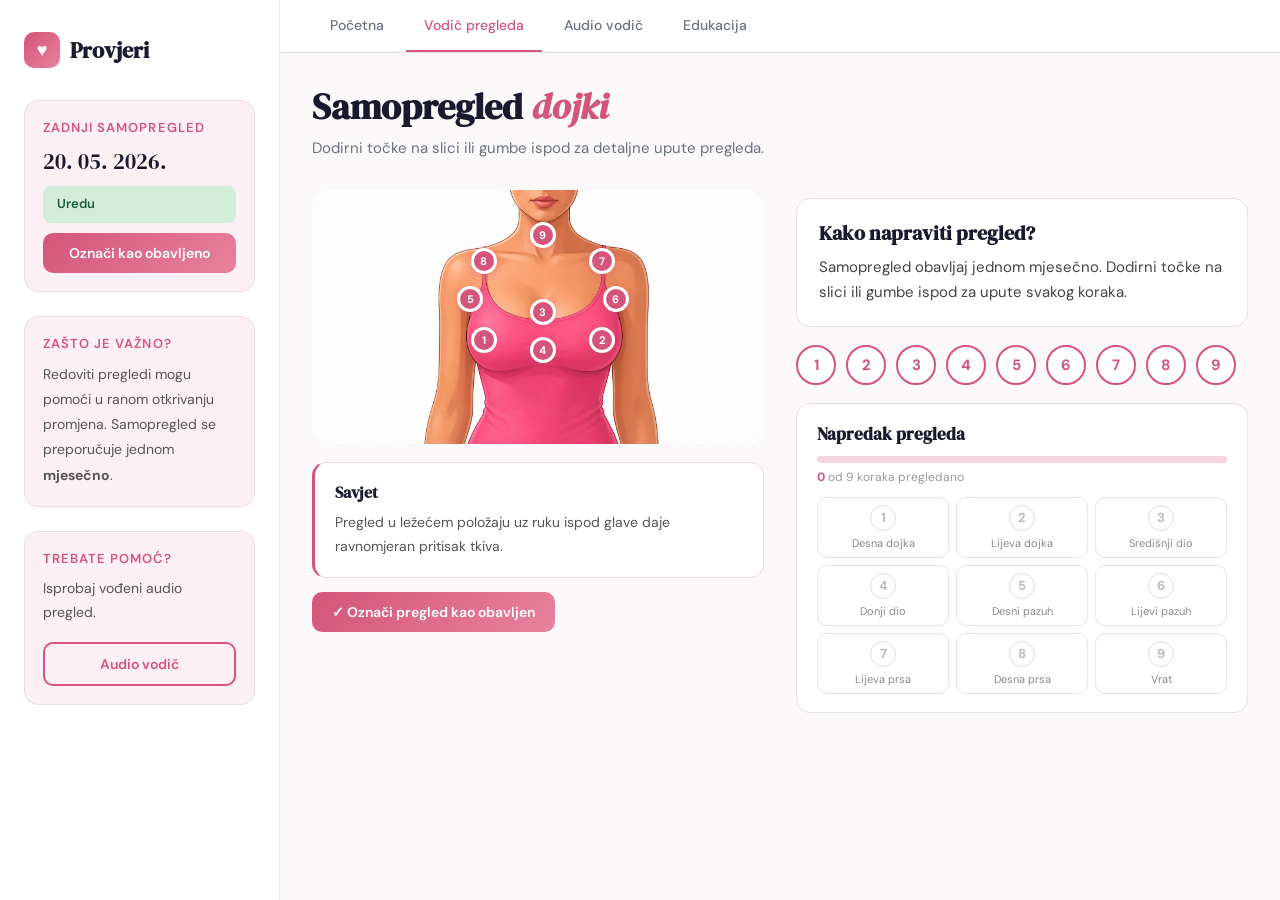
<file: vodic.html>
<!DOCTYPE html>
<html lang="hr">
<head>
<meta charset="UTF-8" />
<meta name="viewport" content="width=device-width, initial-scale=1.0" />
<title>Provjeri – Vodič pregleda</title>
<link rel="stylesheet" href="style.css" />
<style>
/* ── PAGE-SPECIFIC ── */
#savedDate {
  font-size: 22px;
  font-family: 'DM Serif Display', serif;
  color: var(--dark);
}

.image-area {
  position: relative;
  display: inline-block;
  max-width: 520px;
  width: 100%;
}

.point {
  position: absolute;
  width: 26px;
  height: 26px;
  border-radius: 50%;
  background: var(--pink);
  border: 3px solid white;
  box-shadow: 0 2px 10px rgba(212,84,122,0.4);
  cursor: pointer;
  transform: translate(-50%, -50%);
  transition: transform .15s, box-shadow .15s;
  display: flex;
  align-items: center;
  justify-content: center;
  color: white;
  font-size: 11px;
  font-weight: 700;
  z-index: 10;
}
.point:hover {
  transform: translate(-50%, -50%) scale(1.25);
  box-shadow: 0 4px 18px rgba(212,84,122,0.55);
}
.point.visited { background: var(--green); }

/* ── TWO-COLUMN LAYOUT ── */
.guide-columns {
  display: grid;
  grid-template-columns: 1fr 1fr;
  gap: 32px;
  align-items: start;
}

.guide-right {
  display: flex;
  flex-direction: column;
  gap: 18px;
  padding-top: 8px;
}

.info {
  background: var(--white);
  border: 1px solid var(--border);
  border-radius: 14px;
  padding: 20px 22px;
  min-height: 80px;
  transition: all .25s;
}
.info h3 {
  font-family: 'DM Serif Display', serif;
  font-size: 20px;
  margin-bottom: 8px;
  color: var(--dark);
}
.info p {
  color: #444;
  line-height: 1.7;
  font-size: 15px;
}

.bottom-points {
  display: flex;
  gap: 10px;
  flex-wrap: wrap;
}
.bottom-points button {
  width: 40px;
  height: 40px;
  border-radius: 50%;
  border: 2px solid var(--pink);
  background: white;
  color: var(--pink);
  font-weight: 700;
  font-size: 15px;
  cursor: pointer;
  font-family: 'DM Sans', sans-serif;
  transition: background .15s, color .15s;
}
.bottom-points button:hover,
.bottom-points button.visited {
  background: var(--pink);
  color: white;
}

/* ── NAPREDAK CARD ── */
.progress-card {
  background: var(--white);
  border: 1px solid var(--border);
  border-radius: 14px;
  padding: 18px 20px;
}
.progress-card h4 {
  font-family: 'DM Serif Display', serif;
  font-size: 17px;
  color: var(--dark);
  margin: 0 0 10px 0;
}
.prog-bar-wrap {
  background: #f4d4df;
  border-radius: 999px;
  height: 7px;
  margin-bottom: 6px;
  overflow: hidden;
}
.prog-bar-fill {
  height: 100%;
  border-radius: 999px;
  background: var(--pink);
  transition: width 0.4s ease;
  width: 0%;
}
.prog-count {
  font-size: 12px;
  color: #999;
  margin-bottom: 12px;
}
.prog-count span { color: var(--pink); font-weight: 700; }
.prog-grid {
  display: grid;
  grid-template-columns: repeat(3, 1fr);
  gap: 7px;
}
.prog-item {
  border: 1px solid var(--border);
  border-radius: 10px;
  padding: 7px 5px;
  text-align: center;
  font-size: 11px;
  color: #888;
  background: white;
  transition: background .2s, border-color .2s, color .2s;
}
.prog-item .prog-num {
  width: 26px;
  height: 26px;
  border-radius: 50%;
  border: 1.5px solid #ddd;
  display: flex;
  align-items: center;
  justify-content: center;
  font-size: 13px;
  font-weight: 700;
  color: #bbb;
  margin: 0 auto 5px;
  transition: background .2s, border-color .2s, color .2s;
}
.prog-item.done {
  background: #fdf0f4;
  border-color: var(--pink);
  color: #993556;
}
.prog-item.done .prog-num {
  background: var(--pink);
  border-color: var(--pink);
  color: white;
}
.prog-done-msg {
  display: none;
  font-size: 13px;
  color: #993556;
  background: #fdf0f4;
  border-radius: 8px;
  padding: 8px 10px;
  margin-top: 10px;
  text-align: center;
  border: 1px solid #f4c0d1;
}

/* ── SAVJET CARD ── */
.tip-card {
  background: var(--white);
  border: 1px solid var(--border);
  border-radius: 14px;
  padding: 18px 20px;
  border-left: 3px solid var(--pink);
}
.tip-card h4 {
  font-family: 'DM Serif Display', serif;
  font-size: 16px;
  color: var(--dark);
  margin: 0 0 8px 0;
}
.tip-card p {
  font-size: 14px;
  color: #555;
  line-height: 1.7;
  margin: 0;
}

.sus-btn {
  width: 44px;
  height: 44px;
  border-radius: 50%;
  border: 2px solid var(--border);
  background: var(--pinkLight);
  color: var(--dark);
  font-weight: 700;
  font-size: 16px;
  cursor: pointer;
  font-family: 'DM Sans', sans-serif;
  transition: all .15s;
}
.sus-btn:hover { border-color: var(--pink); color: var(--pink); }
.sus-btn.sus-active {
  background: var(--pink);
  border-color: var(--pink);
  color: white;
}

#pointInfoModal {
  position: fixed;
  inset: 0;
  background: rgba(26,26,46,0.55);
  display: none;
  align-items: center;
  justify-content: center;
  z-index: 9999;
  backdrop-filter: blur(3px);
}
#pointInfoModal.open { display: flex; }
#pointInfoModal .modal-box h3 {
  font-family: 'DM Serif Display', serif;
  font-size: 22px;
  color: var(--pink);
  margin-bottom: 10px;
}
#pointInfoModal .modal-box p {
  color: #444;
  line-height: 1.75;
  font-size: 15px;
  margin-bottom: 16px;
}

@media (max-width: 820px) {
  .guide-columns {
    grid-template-columns: 1fr;
  }
  .guide-right { padding-top: 0; }
}
</style>
</head>
<body>

<div class="app">

  <aside class="sidebar">
    <div class="logo">
      <div class="logo-icon">♥</div>
      <h2>Provjeri</h2>
    </div>

    <div class="card">
      <h3>Zadnji samopregled</h3>
      <div id="savedDate">20. 05. 2026.</div>
      <div id="statusBox" class="status-box normal">Uredu</div>
      <button class="btn" onclick="openModal()">Označi kao obavljeno</button>
    </div>

    <div class="card">
      <h3>Zašto je važno?</h3>
      <p style="line-height:1.8; color:#555; font-size:14px;">
        Redoviti pregledi mogu pomoći u ranom otkrivanju promjena.
        Samopregled se preporučuje jednom <strong>mjesečno</strong>.
      </p>
    </div>

    <div class="card">
      <h3>Trebate pomoć?</h3>
      <p style="font-size:14px; color:#555; line-height:1.7; margin-bottom:8px;">Isprobaj vođeni audio pregled.</p>
      <a href="audio.html" class="btn btn-outline">Audio vodič</a>
    </div>
  </aside>

  <main class="content">
    <div class="topbar">
      <nav class="nav">
        <a href="index.html">Početna</a>
        <a href="vodic.html" class="active">Vodič pregleda</a>
        <a href="audio.html">Audio vodič</a>
        <a href="edukacija.html">Edukacija</a>
      </nav>
    </div>

    <div class="main">
      <div class="hero">
        <h1>Samopregled <span>dojki</span></h1>
        <p>Dodirni točke na slici ili gumbe ispod za detaljne upute pregleda.</p>
      </div>

      <div class="guide-columns">

        <div style="display: flex; flex-direction: column; gap: 18px;">
          <div class="image-area">
            <img src="woman.png" alt="Slika dojki" style="width:100%; max-width:600px; display:block; border-radius:18px;" />

            <div class="point" id="pt1" style="top:59%; left:38%;" onclick="showInfo(1)">1</div>
            <div class="point" id="pt2" style="top:59%; right:30%;" onclick="showInfo(2)">2</div>
            <div class="point" id="pt3" style="top:48%; left:51%;" onclick="showInfo(3)">3</div>
            <div class="point" id="pt4" style="top:63%; left:51%;" onclick="showInfo(4)">4</div>
            <div class="point" id="pt5" style="top:43%; left:35%;" onclick="showInfo(5)">5</div>
            <div class="point" id="pt6" style="top:43%; right:27%;" onclick="showInfo(6)">6</div>
            <div class="point" id="pt7" style="top:28%; right:30%;" onclick="showInfo(7)">7</div>
            <div class="point" id="pt8" style="top:28%; left:38%;" onclick="showInfo(8)">8</div>
            <div class="point" id="pt9" style="top:18%; left:51%;" onclick="showInfo(9)">9</div>
          </div>

          <div style="width: 100%; display: flex; flex-direction: column; gap: 14px;">
            <div class="tip-card">
              <h4>Savjet</h4>
              <p id="tipText">Pregled u ležećem položaju uz ruku ispod glave daje ravnomjeran pritisak tkiva.</p>
            </div>
            <div>
              <button class="btn" onclick="openModal()">✓ Označi pregled kao obavljen</button>
            </div>
          </div>
        </div>

        <div class="guide-right">

          <div class="info" id="infoBox">
            <h3>Kako napraviti pregled?</h3>
            <p>Samopregled obavljaj jednom mjesečno. Dodirni točke na slici ili gumbe ispod za upute svakog koraka.</p>
          </div>

          <div class="bottom-points" id="bottomPoints">
            <button id="bb1" onclick="showInfo(1)">1</button>
            <button id="bb2" onclick="showInfo(2)">2</button>
            <button id="bb3" onclick="showInfo(3)">3</button>
            <button id="bb4" onclick="showInfo(4)">4</button>
            <button id="bb5" onclick="showInfo(5)">5</button>
            <button id="bb6" onclick="showInfo(6)">6</button>
            <button id="bb7" onclick="showInfo(7)">7</button>
            <button id="bb8" onclick="showInfo(8)">8</button>
            <button id="bb9" onclick="showInfo(9)">9</button>
          </div>

          <div class="progress-card">
            <h4>Napredak pregleda</h4>
            <div class="prog-bar-wrap"><div class="prog-bar-fill" id="progBar" style="width: 0%;"></div></div>
            <div class="prog-count"><span id="progCount">0</span> od 9 koraka pregledano</div>
            
            <div class="prog-grid">
              <div class="prog-item" id="pg1"><div class="prog-num">1</div>Desna dojka</div>
              <div class="prog-item" id="pg2"><div class="prog-num">2</div>Lijeva dojka</div>
              <div class="prog-item" id="pg3"><div class="prog-num">3</div>Središnji dio</div>
              <div class="prog-item" id="pg4"><div class="prog-num">4</div>Donji dio</div>
              <div class="prog-item" id="pg5"><div class="prog-num">5</div>Desni pazuh</div>
              <div class="prog-item" id="pg6"><div class="prog-num">6</div>Lijevi pazuh</div>
              <div class="prog-item" id="pg7"><div class="prog-num">7</div>Lijeva prsa</div>
              <div class="prog-item" id="pg8"><div class="prog-num">8</div>Desna prsa</div>
              <div class="prog-item" id="pg9"><div class="prog-num">9</div>Vrat</div>
            </div>
            <div class="prog-done-msg" id="progDoneMsg" style="display: none;">♥ Odlično! Sve točke su pregledane.</div>
          </div>

        </div></div></div>
  </main>
</div>

<nav class="mobile-nav">
  <a href="index.html"><span class="mn-icon">🏠</span>Početna</a>
  <a href="vodic.html" class="active"><span class="mn-icon">🔍</span>Vodič</a>
  <a href="audio.html"><span class="mn-icon">🎧</span>Audio</a>
  <a href="edukacija.html"><span class="mn-icon">📚</span>Edukacija</a>
</nav>

<div class="modal" id="modal">
  <div class="modal-box">
    <h2>Rezultat pregleda</h2>
    <select class="select" id="examStatus" onchange="toggleSuspiciousArea()">
      <option value="Uredu">Uredu</option>
      <option value="Sumnjivo">Sumnjivo</option>
      <option value="Vrlo sumnjivo">Vrlo sumnjivo</option>
    </select>

    <h4 id="pointTitle" style="color:var(--pink); min-height:20px; margin: 10px 0 5px 0;"></h4>

    <div id="suspiciousArea" style="display:none;">
      <p style="font-weight:600; color:#444; margin-bottom:12px;">Označi sumnjivu točku:</p>
      <div style="display:flex; gap:10px; flex-wrap:wrap; margin-bottom:14px;">
        <button class="sus-btn" onclick="selectPoint(1)">1</button>
        <button class="sus-btn" onclick="selectPoint(2)">2</button>
        <button class="sus-btn" onclick="selectPoint(3)">3</button>
        <button class="sus-btn" onclick="selectPoint(4)">4</button>
        <button class="sus-btn" onclick="selectPoint(5)">5</button>
        <button class="sus-btn" onclick="selectPoint(6)">6</button>
        <button class="sus-btn" onclick="selectPoint(7)">7</button>
        <button class="sus-btn" onclick="selectPoint(8)">8</button>
        <button class="sus-btn" onclick="selectPoint(9)">9</button>
      </div>
      <div id="selectedPointText" style="color:var(--pink); font-weight:600; margin-bottom: 10px;"></div>
    </div>

    <div style="display:flex; flex-direction:column; gap:8px; margin-top:15px;">
      <button class="btn" onclick="saveExam()">Spremi pregled</button>
      <button class="btn close-btn" style="background:#eee; color:#555;" onclick="closeModal()">Zatvori</button>
    </div>
  </div>
</div>

<div id="pointInfoModal">
  <div class="modal-box">
    <h3 id="pointModalTitle"></h3>
    <p id="pointModalText"></p>
    <button class="btn" onclick="closePointInfo()">Zatvori</button>
  </div>
</div>

<script>
const infoData = {
  1: { title: "Desna dojka", text: "Vrhovima triju prstiju lijeve ruke kružnim pokretima pregledaj cijelu desnu dojku." },
  2: { title: "Lijeva dojka", text: "Vrhovima prstiju desne ruke pregledaj lijevu dojku kružnim pokretima." },
  3: { title: "Središnji dio", text: "Pregledaj područje između dojki i prsnu kost." },
  4: { title: "Donji dio dojki", text: "Pregledaj područje ispod dojki i donji dio prsnog koša." },
  5: { title: "Desni pazuh", text: "Pregledaj desni pazuh i provjeri postoje li povećani limfni čvorovi." },
  6: { title: "Lijevi pazuh", text: "Pregledaj lijevi pazuh i provjeri postoje li nepravilnosti." },
  7: { title: "Lijeva strana prsa", text: "Pregledaj lijevu stranu prsnog koša iznad dojke. Obrati pažnju na osjetljivost, zadebljanja ili promjene kože." },
  8: { title: "Desna strana prsa", text: "Pregledaj desnu stranu prsnog koša iznad dojke. Laganim kružnim pokretima provjeri postoje li nepravilnosti." },
  9: { title: "Vrat", text: "Pregledaj područje vrata i ispod ključne kosti. Obrati pažnju na povećane limfne čvorove, otekline ili bolna područja." }
};

const tips = [
  "Pregled je najbolje obaviti 3–5 dana nakon menstruacije, kada su dojke najmanje osjetljive.",
  "Pregled u ležećem položaju uz ruku ispod glave daje ravnomjeran pritisak tkiva.",
  "Kažiprst, srednji i prstenjak zajedno daju bolji osjet pri pregledu.",
  "Vizualni pregled pred ogledalom pomaže u otkrivanju promjena oblika ili kože.",
  "Ako primijetiš razliku, svakako posjeti liječnika — bolje jednom više."
];

// POPRAVLJENO: Početno stanje je sada prazan Set (0/9 koraka završenih)
const visitedPoints = new Set();
let selectedSuspiciousPoint = null;

function updateProgress() {
  const n = visitedPoints.size;
  document.getElementById("progBar").style.width = (n / 9 * 100) + "%";
  document.getElementById("progCount").textContent = n;

  for (let i = 1; i <= 9; i++) {
    document.getElementById("pg" + i).classList.toggle("done", visitedPoints.has(i));
  }
  document.getElementById("progDoneMsg").style.display = n === 9 ? "block" : "none";
}

function showInfo(id) {
  visitedPoints.add(id);
  document.getElementById(`pt${id}`).classList.add('visited');
  document.getElementById(`bb${id}`).classList.add('visited');
  updateProgress();
  document.getElementById("infoBox").innerHTML = `
    <div style="display:flex; align-items:center; gap:14px; margin-bottom:12px;">
      <div style="width:40px; height:40px; border-radius:50%; background:linear-gradient(135deg,var(--pink),var(--pinkMid)); color:white;
                  display:flex; align-items:center; justify-content:center; font-weight:700; font-size:16px; flex-shrink:0;">${id}</div>
      <h3 style="margin:0;">${infoData[id].title}</h3>
    </div>
    <p>${infoData[id].text}</p>
  `;
}

function openModal() {
  selectedSuspiciousPoint = null;
  document.querySelectorAll(".sus-btn").forEach(b => b.classList.remove("sus-active"));
  document.getElementById("pointTitle").textContent = "";
  document.getElementById("selectedPointText").textContent = "";
  document.getElementById("examStatus").value = "Uredu";
  showSuspiciousArea(false);
  document.getElementById("modal").classList.add('open');
}

function closeModal() { document.getElementById("modal").classList.remove('open'); }

function toggleSuspiciousArea() {
  const val = document.getElementById("examStatus").value;
  showSuspiciousArea(val !== "Uredu");
}

function showSuspiciousArea(show) {
  document.getElementById("suspiciousArea").style.display = show ? "block" : "none";
  if (!show) {
    selectedSuspiciousPoint = null;
    document.querySelectorAll(".sus-btn").forEach(b => b.classList.remove("sus-active"));
    document.getElementById("pointTitle").textContent = "";
    document.getElementById("selectedPointText").textContent = "";
  }
}

function selectPoint(id) {
  selectedSuspiciousPoint = id;
  document.querySelectorAll(".sus-btn").forEach(b => b.classList.remove("sus-active"));
  document.querySelectorAll(".sus-btn").forEach(b => {
    if (parseInt(b.textContent) === id) b.classList.add("sus-active");
  });
  document.getElementById("pointTitle").textContent = `Točka ${id}: ${infoData[id].title}`;
  document.getElementById("selectedPointText").textContent = `Odabrana sumnjiva točka: ${id}`;
}

function saveExam() {
  const status = document.getElementById("examStatus").value;
  const now = new Date();
  const date = now.toLocaleDateString("hr-HR", { day: "2-digit", month: "2-digit", year: "numeric" });

  document.getElementById("savedDate").textContent = date;
  const box = document.getElementById("statusBox");
  box.innerHTML = status + (selectedSuspiciousPoint ? `<br>Sumnjiva točka: ${selectedSuspiciousPoint} – ${infoData[selectedSuspiciousPoint].title}` : '');
  box.className = "status-box";
  if (status === "Uredu") box.classList.add("normal");
  else if (status === "Sumnjivo") box.classList.add("warning");
  else box.classList.add("danger");

  closeModal();
}

function closePointInfo() { document.getElementById("pointInfoModal").classList.remove('open'); }

document.getElementById("modal").addEventListener("click", function(e) {
  if (e.target === this) closeModal();
});
</script>
</body>
</html>
</file>
<file: style.css>
@import url('https://fonts.googleapis.com/css2?family=DM+Serif+Display:ital@0;1&family=DM+Sans:opsz,wght@9..40,300;9..40,400;9..40,500;9..40,600&display=swap');

:root {
  --pink: #d4547a;
  --pinkLight: #fdf0f4;
  --pinkMid: #e8829e;
  --dark: #1a1a2e;
  --gray: #6b7280;
  --bg: #faf8f9;
  --green: #2d7a5f;
  --orange: #c87941;
  --red: #b83c4a;
  --white: #ffffff;
  --border: #ecdde3;
  --shadow: 0 4px 24px rgba(212,84,122,0.10);
}

* { margin: 0; padding: 0; box-sizing: border-box; }

body {
  font-family: 'DM Sans', sans-serif;
  background: var(--bg);
  color: var(--dark);
  min-height: 100vh;
}

/* ── LAYOUT ── */
.app {
  display: flex;
  min-height: 100vh;
}

/* ── SIDEBAR ── */
.sidebar {
  width: 280px;
  flex-shrink: 0;
  background: var(--white);
  border-right: 1px solid var(--border);
  padding: 32px 24px;
  display: flex;
  flex-direction: column;
  gap: 24px;
  position: sticky;
  top: 0;
  height: 100vh;
  overflow-y: auto;
}

.logo {
  display: flex;
  align-items: center;
  gap: 10px;
  margin-bottom: 8px;
}
.logo-icon {
  width: 36px;
  height: 36px;
  background: linear-gradient(135deg, var(--pink), var(--pinkMid));
  border-radius: 10px;
  display: flex;
  align-items: center;
  justify-content: center;
  color: white;
  font-size: 18px;
}
.logo h2 {
  font-family: 'DM Serif Display', serif;
  font-size: 22px;
  color: var(--dark);
}

.card {
  background: var(--pinkLight);
  border: 1px solid var(--border);
  border-radius: 14px;
  padding: 18px;
  display: flex;
  flex-direction: column;
  gap: 10px;
}
.card h3 {
  font-size: 13px;
  font-weight: 600;
  text-transform: uppercase;
  letter-spacing: 0.08em;
  color: var(--pink);
}

.btn {
  display: inline-block;
  padding: 11px 20px;
  background: linear-gradient(135deg, var(--pink), var(--pinkMid));
  color: white;
  border: none;
  border-radius: 10px;
  font-family: 'DM Sans', sans-serif;
  font-size: 14px;
  font-weight: 600;
  cursor: pointer;
  transition: opacity .2s, transform .1s;
  text-align: center;
  text-decoration: none;
}
.btn:hover { opacity: .88; transform: translateY(-1px); }
.btn:active { transform: translateY(0); }

.btn-outline {
  background: transparent;
  border: 2px solid var(--pink);
  color: var(--pink);
}
.btn-outline:hover { background: var(--pinkLight); }

.close-btn {
  background: #f1f1f5;
  color: var(--dark);
  margin-top: 8px;
}
.close-btn:hover { opacity: .75; transform: none; }

/* ── CONTENT ── */
.content {
  flex: 1;
  display: flex;
  flex-direction: column;
  overflow: hidden;
}

/* ── TOPBAR / NAV ── */
.topbar {
  background: var(--white);
  border-bottom: 1px solid var(--border);
  padding: 0 32px;
  position: sticky;
  top: 0;
  z-index: 100;
}
.nav {
  display: flex;
  gap: 4px;
  overflow-x: auto;
}
.nav a {
  display: inline-block;
  padding: 16px 18px;
  color: var(--gray);
  text-decoration: none;
  font-size: 14px;
  font-weight: 500;
  border-bottom: 2px solid transparent;
  transition: color .2s, border-color .2s;
  white-space: nowrap;
}
.nav a:hover { color: var(--pink); }
.nav a.active { color: var(--pink); border-bottom-color: var(--pink); }

/* ── MAIN ── */
.main {
  padding: 32px;
  overflow-y: auto;
  flex: 1;
}

/* ── HERO ── */
.hero {
  margin-bottom: 28px;
}
.hero h1 {
  font-family: 'DM Serif Display', serif;
  font-size: 36px;
  line-height: 1.2;
  margin-bottom: 8px;
}
.hero h1 span { color: var(--pink); font-style: italic; }
.hero p { color: var(--gray); font-size: 15px; max-width: 560px; line-height: 1.7; }

/* ── MOBILE BOTTOM NAV ── */
.mobile-nav {
  display: none;
  position: fixed;
  bottom: 0;
  left: 0;
  right: 0;
  background: var(--white);
  border-top: 1px solid var(--border);
  padding: 8px 0 12px;
  z-index: 200;
  justify-content: space-around;
}
.mobile-nav a {
  display: flex;
  flex-direction: column;
  align-items: center;
  gap: 3px;
  color: var(--gray);
  text-decoration: none;
  font-size: 11px;
  font-weight: 500;
  transition: color .2s;
  padding: 4px 8px;
}
.mobile-nav a .mn-icon { font-size: 20px; }
.mobile-nav a.active { color: var(--pink); }

/* ── MODAL ── */
.modal {
  position: fixed;
  inset: 0;
  background: rgba(26,26,46,0.55);
  display: none;
  align-items: center;
  justify-content: center;
  z-index: 9000;
  backdrop-filter: blur(3px);
}
.modal.open { display: flex; }
.modal-box {
  background: var(--white);
  padding: 28px 28px 22px;
  max-width: 440px;
  width: 92%;
  border-radius: 18px;
  box-shadow: 0 20px 60px rgba(0,0,0,0.18);
  display: flex;
  flex-direction: column;
  gap: 10px;
}
.modal-box h2 {
  font-family: 'DM Serif Display', serif;
  font-size: 24px;
  color: var(--dark);
  margin-bottom: 4px;
}

/* ── STATUS BOX ── */
.status-box {
  display: none;
  padding: 8px 14px;
  border-radius: 8px;
  font-size: 13px;
  font-weight: 600;
  line-height: 1.6;
}
.status-box.normal  { background: #d4edda; color: #1a5c38; display: block; }
.status-box.warning { background: #fff3cd; color: #7a5000; display: block; }
.status-box.danger  { background: #fde8ea; color: #7a1522; display: block; }

/* ── SELECT ── */
.select {
  width: 100%;
  padding: 11px 14px;
  border: 1.5px solid var(--border);
  border-radius: 10px;
  font-family: 'DM Sans', sans-serif;
  font-size: 15px;
  color: var(--dark);
  background: var(--pinkLight);
  cursor: pointer;
  appearance: none;
  -webkit-appearance: none;
  background-image: url("data:image/svg+xml,%3Csvg xmlns='http://www.w3.org/2000/svg' width='12' height='8' viewBox='0 0 12 8'%3E%3Cpath d='M1 1l5 5 5-5' stroke='%23d4547a' stroke-width='2' fill='none' stroke-linecap='round'/%3E%3C/svg%3E");
  background-repeat: no-repeat;
  background-position: right 14px center;
}
.select:focus { outline: none; border-color: var(--pink); }

/* ── RESPONSIVE ── */
@media (max-width: 768px) {
  .app { flex-direction: column; }
  .sidebar {
    display: none; /* hidden on mobile — use bottom nav */
  }
  .topbar { padding: 0 16px; }
  .main { padding: 20px 16px 80px; } /* bottom padding for mobile nav */
  .hero h1 { font-size: 26px; }
  .mobile-nav { display: flex; }
}
</file>
